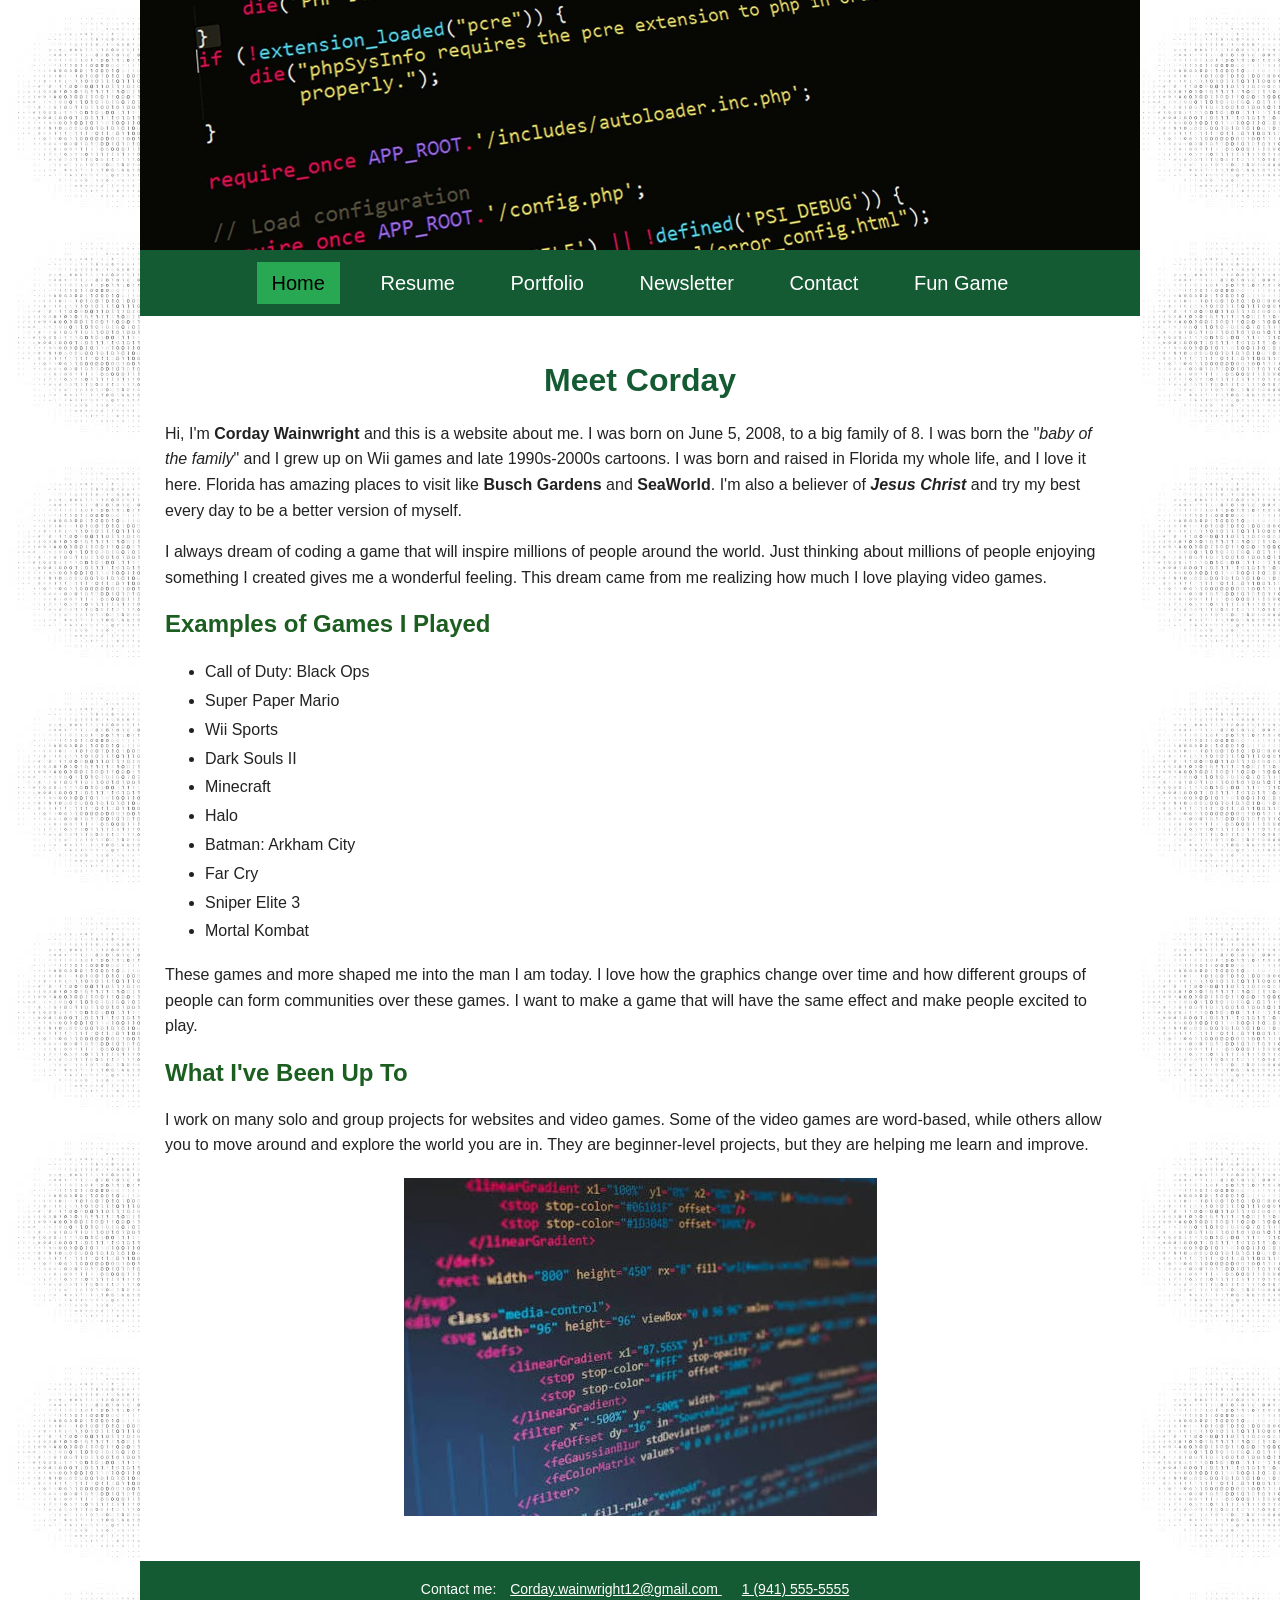
<file: index.html>
<!DOCTYPE html>
<html lang="en">

<head>
    <meta charset="utf-8">
    <title>About Corday Wainwright</title>
    <meta name="author" content="Corday Wainwright">
    <meta name="description" content="Learn about Corday Wainwright, his interests, video games, and web development projects.">
    <meta name="viewport" content="width=device-width, initial-scale=1.0">

    <link href="Untitled-1.css" rel="stylesheet" type="text/css">
</head>

<body>

    <header>
        <h1></h1>
        <p></p>
        <p></p>
        <p></p>
    </header>

    <nav>
        <ul>
            <li>
                <a href="index.html" class="selected">Home</a>
            </li>

            <li>
                <a href="resume.htm">Resume</a>
            </li>

            <li>
                <a href="portfolio.htm">Portfolio</a>
            </li>

            <li>
                <a href="newsletter.htm">Newsletter</a>
            </li>

            <li>
                <a href="contact.htm">Contact</a>
            </li>

            <li>
                <a href="https://pokerogue.net" target="_blank">Fun Game</a>
            </li>
        </ul>
    </nav>

    <main>

        <h1 id="hi">Meet Corday</h1>

        <p id="introduction">
            Hi, I'm <b>Corday Wainwright</b> and this is a website about me.
            I was born on June 5, 2008, to a big family of 8. I was born the
            "<i>baby of the family</i>" and I grew up on Wii games and late
            1990s-2000s cartoons. I was born and raised in Florida my whole
            life, and I love it here. Florida has amazing places to visit like
            <b>Busch Gardens</b> and <b>SeaWorld</b>. I'm also a believer of
            <b><i>Jesus Christ</i></b> and try my best every day to be a better
            version of myself.
        </p>

        <p>
            I always dream of coding a game that will inspire millions of
            people around the world. Just thinking about millions of people
            enjoying something I created gives me a wonderful feeling. This
            dream came from me realizing how much I love playing video games.
        </p>

        <h2>Examples of Games I Played</h2>

        <ul>
            <li>Call of Duty: Black Ops</li>
            <li>Super Paper Mario</li>
            <li>Wii Sports</li>
            <li>Dark Souls II</li>
            <li>Minecraft</li>
            <li>Halo</li>
            <li>Batman: Arkham City</li>
            <li>Far Cry</li>
            <li>Sniper Elite 3</li>
            <li>Mortal Kombat</li>
        </ul>

        <p>
            These games and more shaped me into the man I am today. I love how
            the graphics change over time and how different groups of people
            can form communities over these games. I want to make a game that
            will have the same effect and make people excited to play.
        </p>

        <h2>What I've Been Up To</h2>

        <p>
            I work on many solo and group projects for websites and video
            games. Some of the video games are word-based, while others allow
            you to move around and explore the world you are in. They are
            beginner-level projects, but they are helping me learn and improve.
        </p>

        <img src="images/diffcodeimage.jpg" alt="Lines of computer code">

    </main>

    <footer>
        Contact me:
        <a href="mailto:Corday.wainwright12@gmail.com">
            Corday.wainwright12@gmail.com
        </a>

        <a href="tel:9415555555">
            1 (941) 555-5555
        </a>
    </footer>

</body>
</html>
</file>
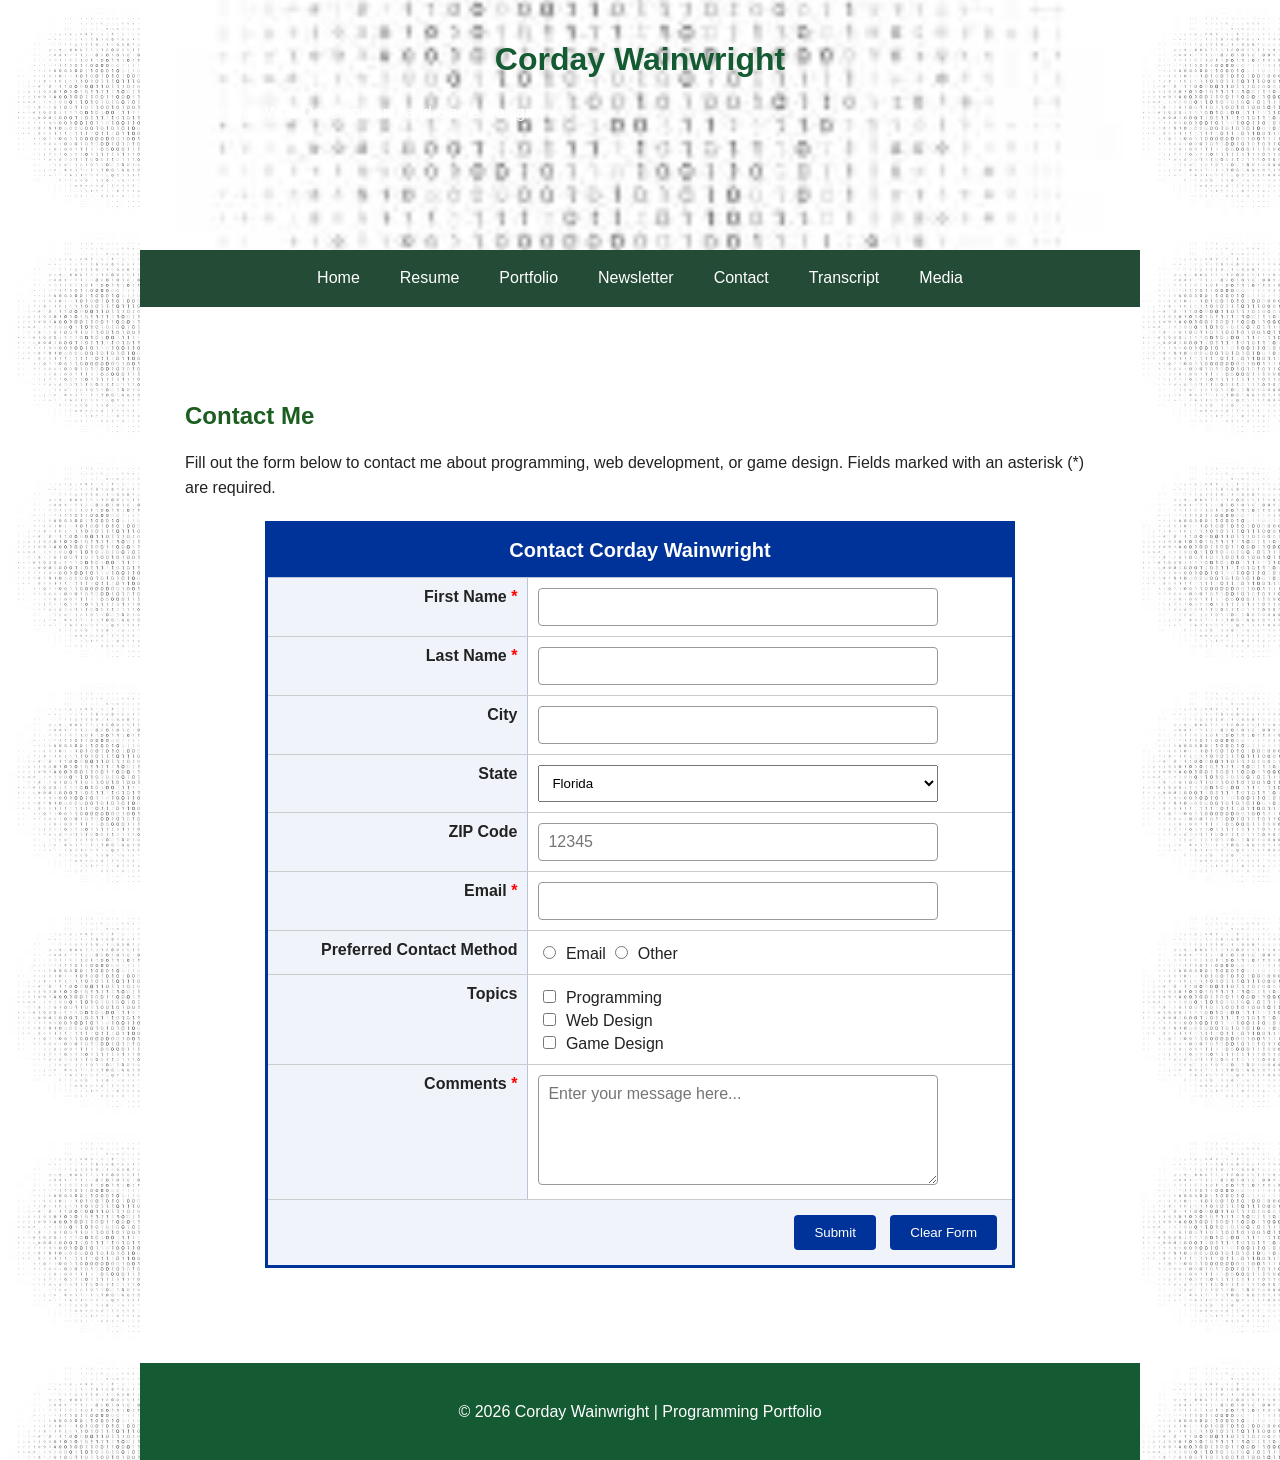
<file: contact.html>
<!DOCTYPE html>
<html lang="en">

<head>
    <meta charset="utf-8">
    <meta name="viewport" content="width=device-width, initial-scale=1">

    <title>Contact Corday Wainwright | Programming Portfolio</title>

    <meta name="author" content="Corday Wainwright">
    <meta name="description" content="Contact Corday Wainwright about programming, web development, game design, and other projects.">

    <link href="Corday.css" rel="stylesheet" type="text/css">
</head>

<body>
    <div id="wrapper">

        <!-- Website Header -->
        <header id="masthead">
            <h1>Corday Wainwright</h1>
            <p>Programming, Web Development, and Game Design</p>
        </header>

        <!-- Website Navigation -->
        <nav>
            <ul>
                <li><a href="index.html">Home</a></li>
                <li><a href="resume.html">Resume</a></li>
                <li><a href="portfolio.html">Portfolio</a></li>
                <li><a href="newsletter.html">Newsletter</a></li>
                <li><a href="contact.html">Contact</a></li>
                <li><a href="transcript.html">Transcript</a></li>
                <li><a href="media.html">Media</a></li>
            </ul>
        </nav>

        <main>
            <section>
                <h2>Contact Me</h2>

                <p>
                    Fill out the form below to contact me about
                    programming, web development, or game design.
                    Fields marked with an asterisk (*) are required.
                </p>

                <!-- Contact Form -->
                <form name="contactForm"
                    id="contactForm"
                    action="https://formsubmit.co/Corday.Wainwright12@gmail.com"
                    method="POST">

                    <!-- Email Settings -->
                    <input type="hidden" name="_subject"
                        value="New Message from Corday's Portfolio">

                    <input type="hidden" name="_template"
                        value="table">

                    <input type="hidden" name="_next"
                        value="https://cordayw.github.io/contactSent.html">

                    <!-- Spam Protection -->
                    <input type="text" name="_honey"
                        style="display:none">

                    <table class="contact-table">

                        <tr>
                            <th colspan="2">
                                Contact Corday Wainwright
                            </th>
                        </tr>

                        <!-- First Name -->
                        <tr>
                            <td class="form-label">
                                <label for="FirstName">
                                    First Name <span class="required">*</span>
                                </label>
                            </td>
                            <td>
                                <input type="text"
                                    name="FirstName"
                                    id="FirstName"
                                    required>
                            </td>
                        </tr>

                        <!-- Last Name -->
                        <tr>
                            <td class="form-label">
                                <label for="LastName">
                                    Last Name <span class="required">*</span>
                                </label>
                            </td>
                            <td>
                                <input type="text"
                                    name="LastName"
                                    id="LastName"
                                    required>
                            </td>
                        </tr>

                        <!-- City -->
                        <tr>
                            <td class="form-label">
                                <label for="City">City</label>
                            </td>
                            <td>
                                <input type="text"
                                    name="City"
                                    id="City">
                            </td>
                        </tr>

                        <!-- State Dropdown -->
                        <tr>
                            <td class="form-label">
                                <label for="State">State</label>
                            </td>
                            <td>
                                <select name="State" id="State">
                                    <option value="AL">Alabama</option>
                                    <option value="AK">Alaska</option>
                                    <option value="AZ">Arizona</option>
                                    <option value="AR">Arkansas</option>
                                    <option value="CA">California</option>
                                    <option value="CO">Colorado</option>
                                    <option value="CT">Connecticut</option>
                                    <option value="DE">Delaware</option>
                                    <option value="FL" selected>Florida</option>
                                    <option value="GA">Georgia</option>
                                    <option value="HI">Hawaii</option>
                                    <option value="ID">Idaho</option>
                                    <option value="IL">Illinois</option>
                                    <option value="IN">Indiana</option>
                                    <option value="IA">Iowa</option>
                                    <option value="KS">Kansas</option>
                                    <option value="KY">Kentucky</option>
                                    <option value="LA">Louisiana</option>
                                    <option value="ME">Maine</option>
                                    <option value="MD">Maryland</option>
                                    <option value="MA">Massachusetts</option>
                                    <option value="MI">Michigan</option>
                                    <option value="MN">Minnesota</option>
                                    <option value="MS">Mississippi</option>
                                    <option value="MO">Missouri</option>
                                    <option value="MT">Montana</option>
                                    <option value="NE">Nebraska</option>
                                    <option value="NV">Nevada</option>
                                    <option value="NH">New Hampshire</option>
                                    <option value="NJ">New Jersey</option>
                                    <option value="NM">New Mexico</option>
                                    <option value="NY">New York</option>
                                    <option value="NC">North Carolina</option>
                                    <option value="ND">North Dakota</option>
                                    <option value="OH">Ohio</option>
                                    <option value="OK">Oklahoma</option>
                                    <option value="OR">Oregon</option>
                                    <option value="PA">Pennsylvania</option>
                                    <option value="RI">Rhode Island</option>
                                    <option value="SC">South Carolina</option>
                                    <option value="SD">South Dakota</option>
                                    <option value="TN">Tennessee</option>
                                    <option value="TX">Texas</option>
                                    <option value="UT">Utah</option>
                                    <option value="VT">Vermont</option>
                                    <option value="VA">Virginia</option>
                                    <option value="WA">Washington</option>
                                    <option value="WV">West Virginia</option>
                                    <option value="WI">Wisconsin</option>
                                    <option value="WY">Wyoming</option>
                                </select>
                            </td>
                        </tr>

                        <!-- ZIP Code -->
                        <tr>
                            <td class="form-label">
                                <label for="ZIP">ZIP Code</label>
                            </td>
                            <td>
                                <input type="text"
                                    name="ZIP"
                                    id="ZIP"
                                    inputmode="numeric"
                                    pattern="[0-9]{5}"
                                    maxlength="5"
                                    placeholder="12345"
                                    title="Enter a five-digit ZIP code">
                            </td>
                        </tr>

                        <!-- Email -->
                        <tr>
                            <td class="form-label">
                                <label for="Email">
                                    Email <span class="required">*</span>
                                </label>
                            </td>
                            <td>
                                <input type="email"
                                    name="Email"
                                    id="Email"
                                    required>
                            </td>
                        </tr>

                        <!-- Preferred Contact Method -->
                        <tr>
                            <td class="form-label">
                                Preferred Contact Method
                            </td>
                            <td>
                                <input type="radio"
                                    name="ContactMethod"
                                    id="EmailContact"
                                    value="Email">

                                <label for="EmailContact">Email</label>

                                <input type="radio"
                                    name="ContactMethod"
                                    id="OtherContact"
                                    value="Other">

                                <label for="OtherContact">Other</label>
                            </td>
                        </tr>

                        <!-- Topics Checkboxes -->
                        <tr>
                            <td class="form-label">
                                Topics
                            </td>
                            <td>
                                <input type="checkbox"
                                    name="Topics[]"
                                    id="Programming"
                                    value="Programming">

                                <label for="Programming">Programming</label>

                                <br>

                                <input type="checkbox"
                                    name="Topics[]"
                                    id="WebDesign"
                                    value="Web Design">

                                <label for="WebDesign">Web Design</label>

                                <br>

                                <input type="checkbox"
                                    name="Topics[]"
                                    id="GameDesign"
                                    value="Game Design">

                                <label for="GameDesign">Game Design</label>
                            </td>
                        </tr>

                        <!-- Required Comments -->
                        <tr>
                            <td class="form-label">
                                <label for="Comments">
                                    Comments <span class="required">*</span>
                                </label>
                            </td>
                            <td>
                                <textarea name="Comments"
                                    id="Comments"
                                    rows="5"
                                    cols="40"
                                    placeholder="Enter your message here..."
                                    required></textarea>
                            </td>
                        </tr>

                        <!-- Submit and Reset -->
                        <tr>
                            <td colspan="2" class="form-buttons">
                                <button type="submit">Submit</button>
                                <button type="reset">Clear Form</button>
                            </td>
                        </tr>

                    </table>
                </form>
            </section>
        </main>

        <!-- Website Footer -->
        <footer>
            <p>&copy; 2026 Corday Wainwright | Programming Portfolio</p>
        </footer>

    </div> <!-- close wrapper -->

</body>
</html>
</file>
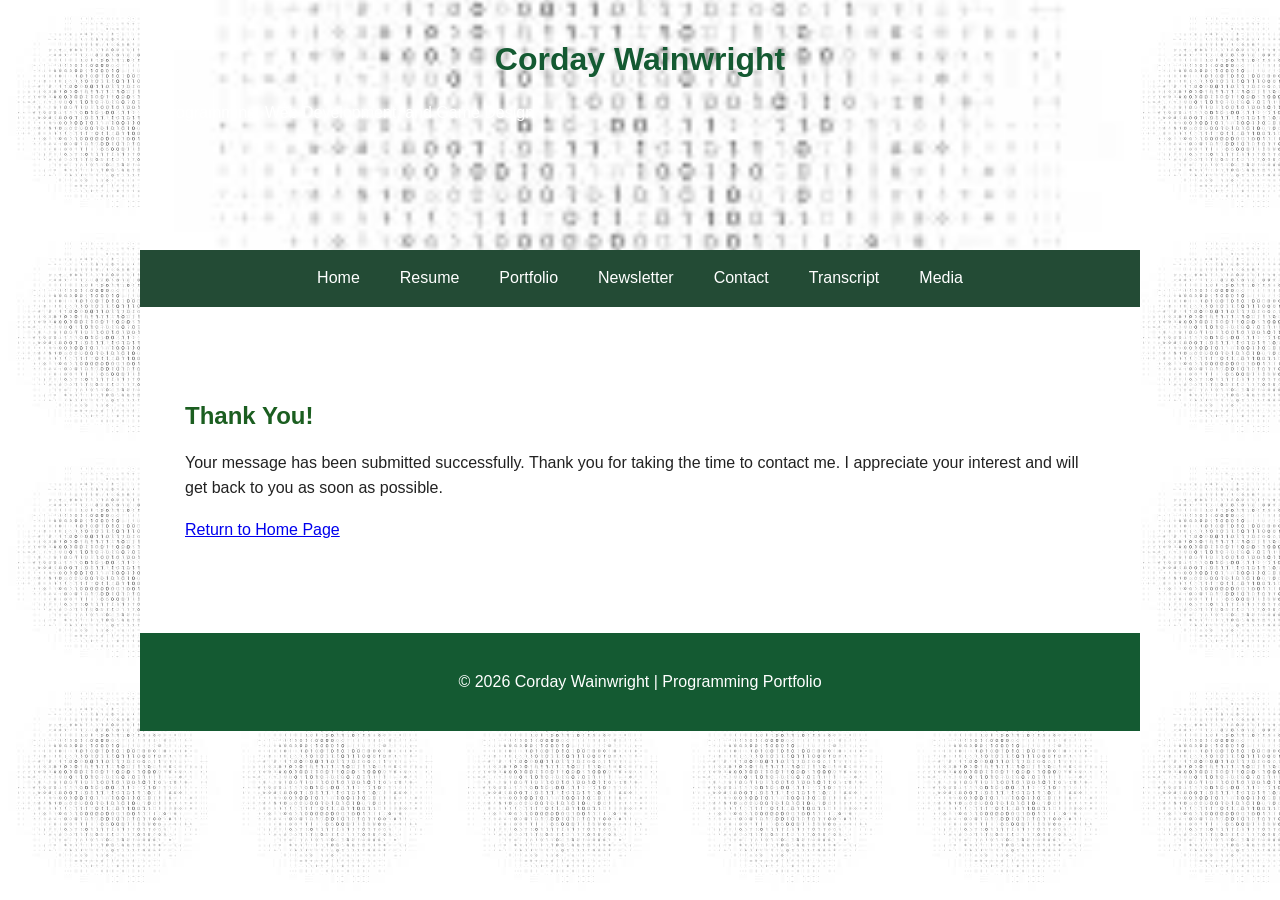
<file: contactSent.html>
<!DOCTYPE html>
<html lang="en">

<head>
    <meta charset="utf-8">
    <meta name="viewport" content="width=device-width, initial-scale=1">

    <title>Message Sent | Corday Wainwright</title>

    <meta name="author" content="Corday Wainwright">
    <meta name="description" content="Thank you for contacting Corday Wainwright. Your message has been submitted.">

    <link href="Corday.css" rel="stylesheet" type="text/css">
</head>

<body>
    <div id="wrapper">

        <header id="masthead">
            <h1>Corday Wainwright</h1>
            <p>Programming, Web Development, and Game Design</p>
        </header>

        <nav>
            <ul>
                <li><a href="index.html">Home</a></li>
                <li><a href="resume.html">Resume</a></li>
                <li><a href="portfolio.html">Portfolio</a></li>
                <li><a href="newsletter.html">Newsletter</a></li>
                <li><a href="contact.html">Contact</a></li>
                <li><a href="transcript.html">Transcript</a></li>
                <li><a href="media.html">Media</a></li>
            </ul>
        </nav>

        <main>
            <section>
                <h2>Thank You!</h2>

                <p>
                    Your message has been submitted successfully.
                    Thank you for taking the time to contact me.
                    I appreciate your interest and will get back
                    to you as soon as possible.
                </p>

                <p>
                    <a href="index.html">Return to Home Page</a>
                </p>
            </section>
        </main>

        <footer>
            <p>&copy; 2026 Corday Wainwright | Programming Portfolio</p>
        </footer>

    </div> <!-- close wrapper -->
</body>
</html>
</file>
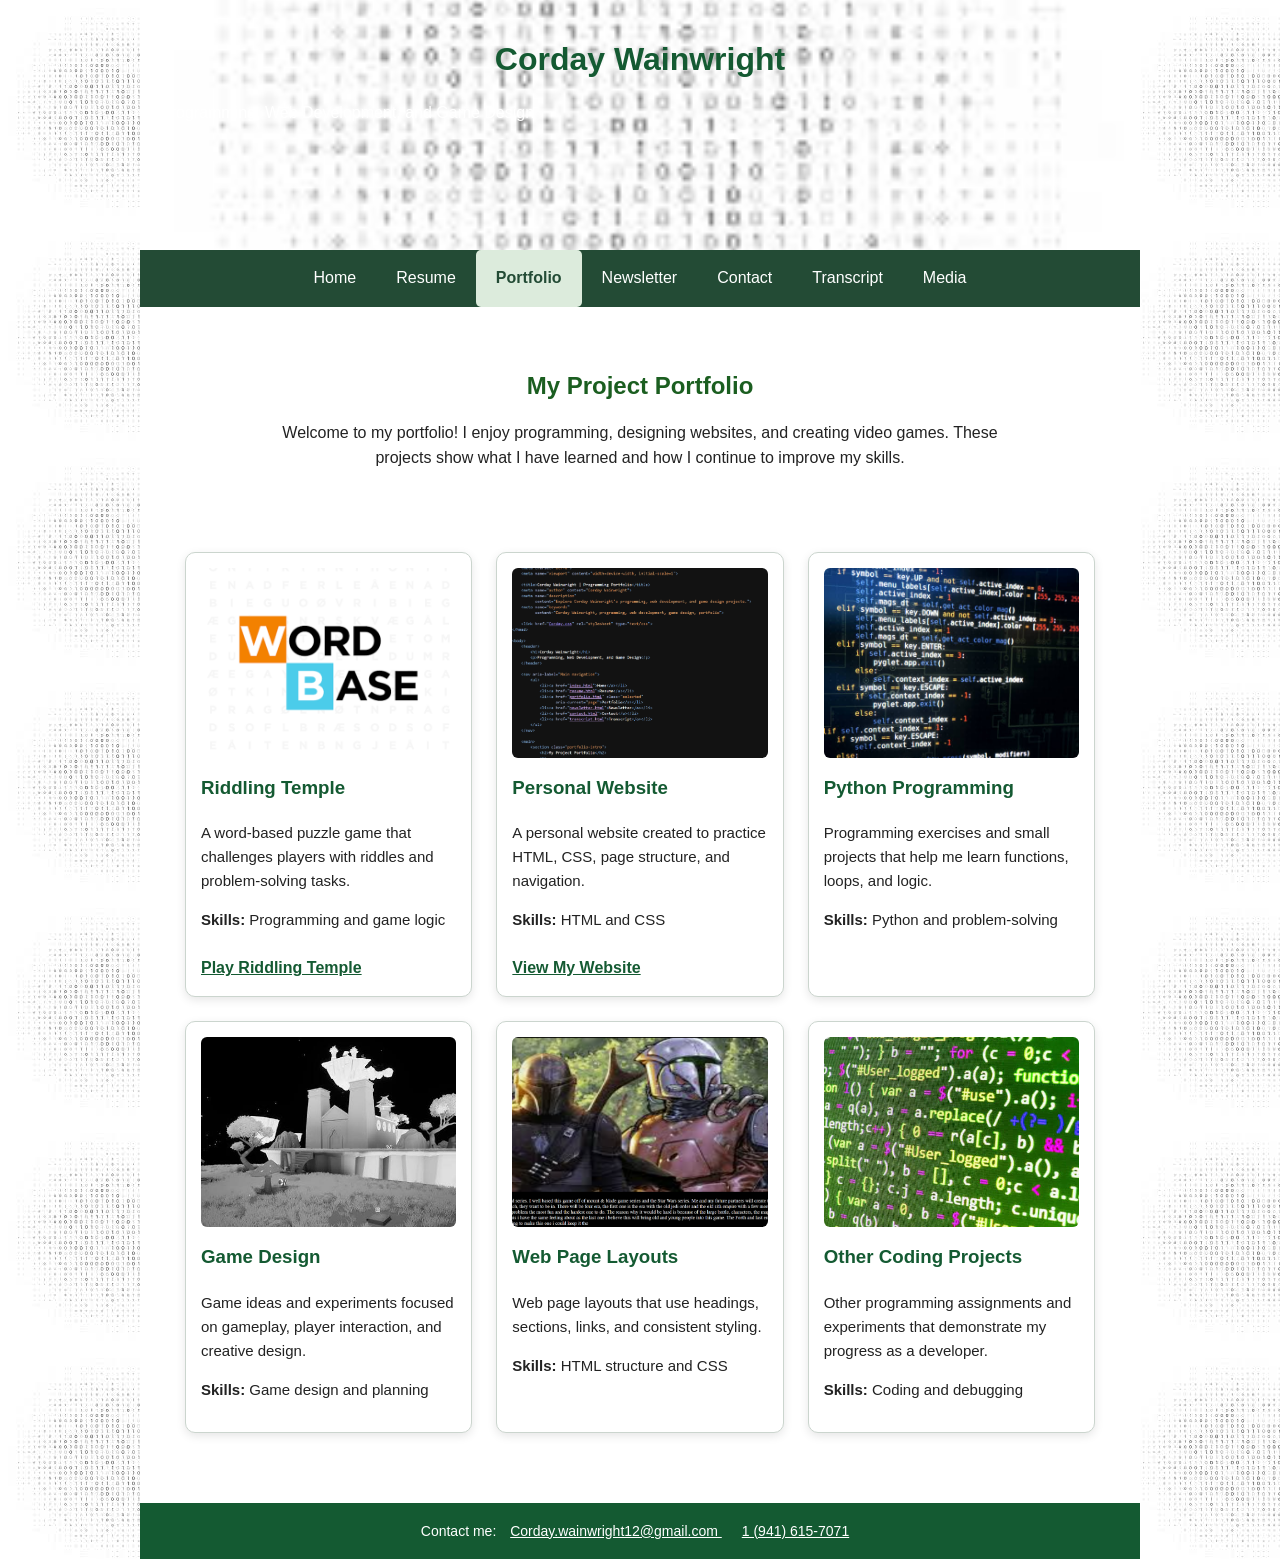
<file: portfolio.html>
<!DOCTYPE html> 
<html lang="en">
<head>
    <meta charset="utf-8">
    <meta name="viewport" content="width=device-width, initial-scale=1">

    <title>Corday Wainwright | Programming Portfolio</title>
    <meta name="author" content="Corday Wainwright">
    <meta name="description"
          content="Explore Corday Wainwright's programming, web development, and game design projects.">
    <meta name="keywords"
          content="Corday Wainwright, programming, web development, game design, portfolio">

    <link href="Corday.css" rel="stylesheet" type="text/css">
</head>

<body>
    <header>
        <h1>Corday Wainwright</h1>
        <p>Programming, Web Development, and Game Design</p>
    </header>

    <nav aria-label="Main navigation">
        <ul>
            <li><a href="index.html">Home</a></li>
            <li><a href="resume.html">Resume</a></li>
            <li><a href="portfolio.html" class="selected"
                   aria-current="page">Portfolio</a></li>
            <li><a href="newsletter.html">Newsletter</a></li>
            <li><a href="contact.html">Contact</a></li>
            <li><a href="transcript.html">Transcript</a></li>
            <li><a href="media.html"> Media </a></li>
        </ul>
    </nav>

    <main>
        <section class="portfolio-intro">
            <h2>My Project Portfolio</h2>
            <p>
                Welcome to my portfolio! I enjoy programming, designing
                websites, and creating video games. These projects show
                what I have learned and how I continue to improve my skills.
            </p>
        </section>

        <section id="figureContainer" aria-label="Featured projects">

            <figure class="project-card">
                <img src="riddle.png"
                     alt="Screenshot of the Riddling Temple puzzle game"
                     loading="lazy">
                <figcaption>
                    <h3>Riddling Temple</h3>
                    <p>
                        A word-based puzzle game that challenges players
                        with riddles and problem-solving tasks.
                    </p>
                    <p><strong>Skills:</strong> Programming and game logic</p>
                    <a href="https://codehs.com/sandbox/chillgengar/riddling-temple/run"
                       target="_blank" rel="noopener noreferrer">
                        Play Riddling Temple
                    </a>
                </figcaption>
            </figure>

            <figure class="project-card">
                <img src="web.png"
                     alt="Screenshot of my website development project"
                     loading="lazy">
                <figcaption>
                    <h3>Personal Website</h3>
                    <p>
                        A personal website created to practice HTML,
                        CSS, page structure, and navigation.
                    </p>
                    <p><strong>Skills:</strong> HTML and CSS</p>
                    <a href="index.html">View My Website</a>
                </figcaption>
            </figure>

            <figure class="project-card">
                <img src="pro.jpg"
                     alt="Screenshot of a Python programming project"
                     loading="lazy">
                <figcaption>
                    <h3>Python Programming</h3>
                    <p>
                        Programming exercises and small projects
                        that help me learn functions, loops, and logic.
                    </p>
                    <p><strong>Skills:</strong> Python and problem-solving</p>
                </figcaption>
            </figure>

            <figure class="project-card">
                <img src="GD.jpg"
                     alt="Screenshot of a video game design project"
                     loading="lazy">
                <figcaption>
                    <h3>Game Design</h3>
                    <p>
                        Game ideas and experiments focused on gameplay,
                        player interaction, and creative design.
                    </p>
                    <p><strong>Skills:</strong> Game design and planning</p>
                </figcaption>
            </figure>

            <figure class="project-card">
                <img src="webs.png"
                     alt="Screenshot of a web page layout I created"
                     loading="lazy">
                <figcaption>
                    <h3>Web Page Layouts</h3>
                    <p>
                        Web page layouts that use headings, sections,
                        links, and consistent styling.
                    </p>
                    <p><strong>Skills:</strong> HTML structure and CSS</p>
                </figcaption>
            </figure>

            <figure class="project-card">
                <img src="other.jpg"
                     alt="Screenshot of another coding project"
                     loading="lazy">
                <figcaption>
                    <h3>Other Coding Projects</h3>
                    <p>
                        Other programming assignments and experiments
                        that demonstrate my progress as a developer.
                    </p>
                    <p><strong>Skills:</strong> Coding and debugging</p>
                </figcaption>
            </figure>

        </section>
    </main>

    <footer>
        Contact me:
        <a href="mailto:Corday.wainwright12@gmail.com">
            Corday.wainwright12@gmail.com
        </a>

        <a href="tel:9415555555">
            1 (941) 615-7071
        </a>
    </footer>
</body>
</html>
</file>
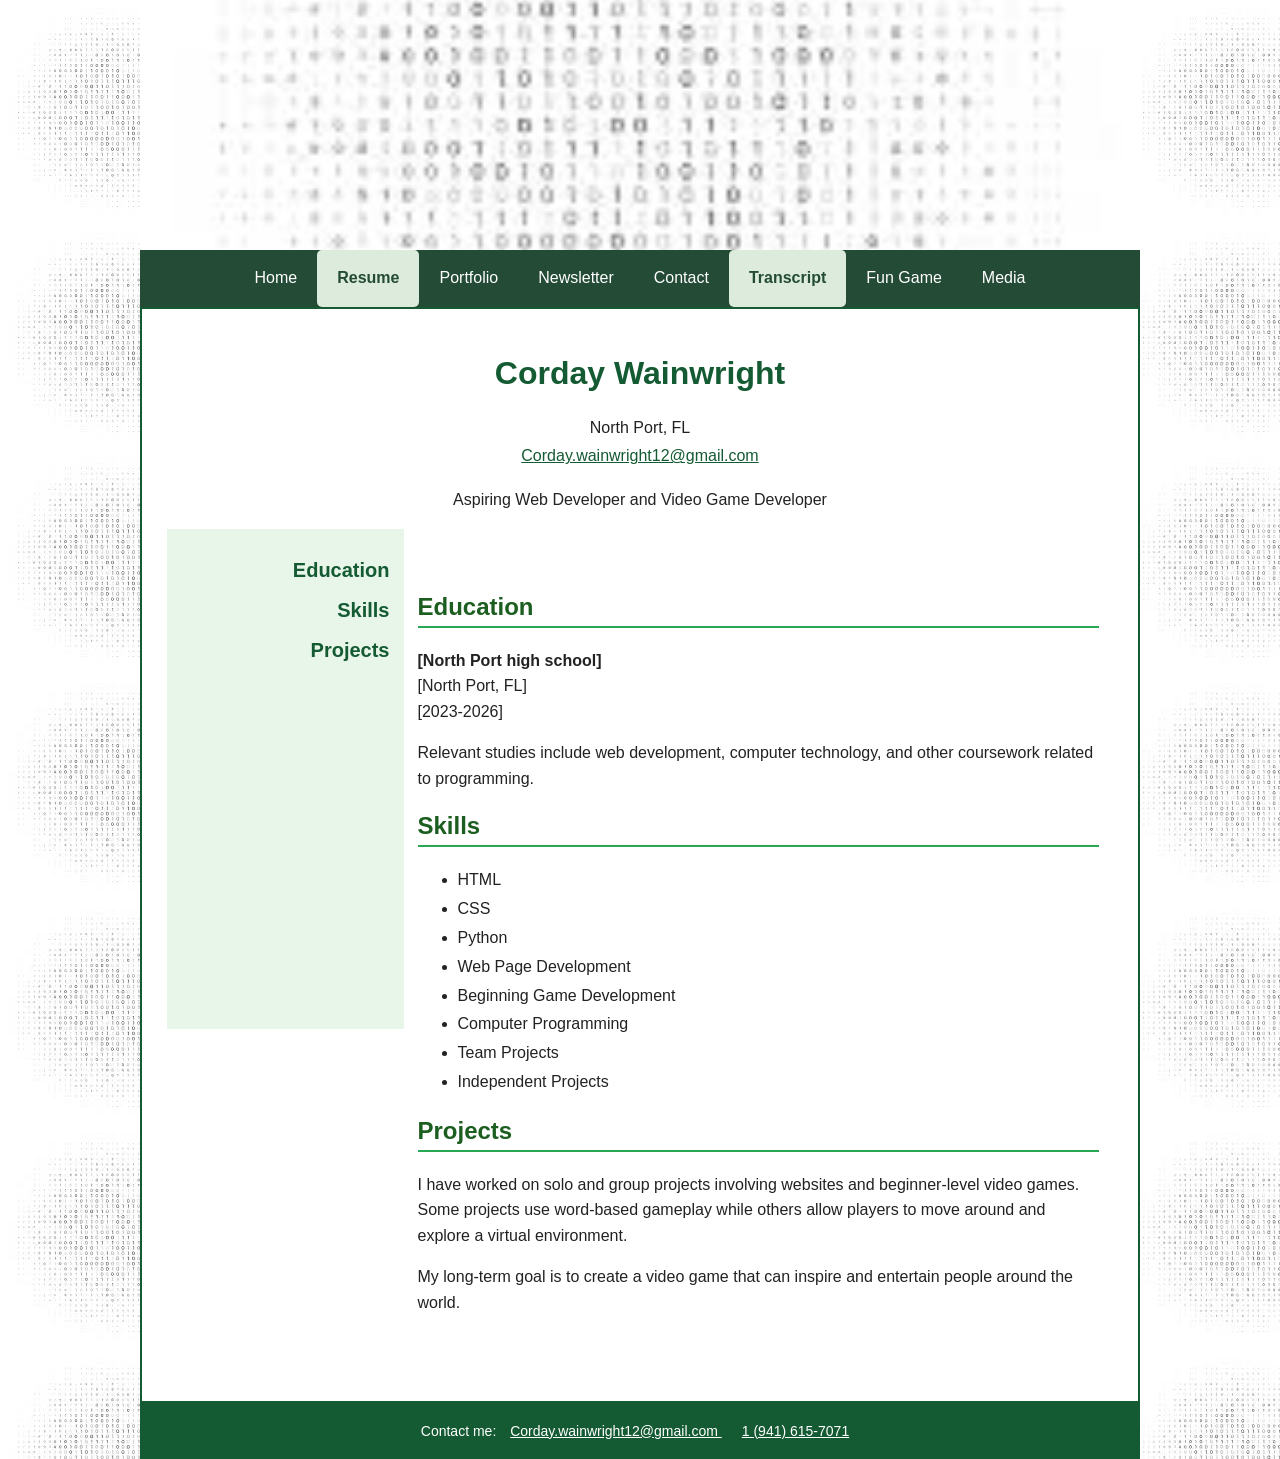
<file: resume.html>
<html lang="en">

<head>
    <meta charset="utf-8">

    <title>Corday Wainwright Resume</title>

    <meta name="author" content="Corday Wainwright">

    <meta name="description"
        content="Resume for Corday Wainwright including education, skills, projects.">

    <meta name="viewport"
        content="width=device-width, initial-scale=1.0">

    <link href="Corday.css" rel="stylesheet" type="text/css">
</head>

<body>

    <header>
        <h1></h1>
        <p></p>
        <p></p>
        <p></p>
    </header>

    <nav>
        <ul>
            <li>
                <a href="index.html">Home</a>
            </li>

            <li>
                <a href="resume.html" class="selected">Resume</a>
            </li>

            <li>
                <a href="portfolio.html">Portfolio</a>
            </li>

            <li>
                <a href="newsletter.html">Newsletter</a>
            </li>

            <li>
                <a href="contact.html">Contact</a>
            </li>
            <li>
                <a href="transcript.html" class="selected">Transcript</a>
            </li>


            <li>
                <a href="https://pokerogue.net" target="_blank">Fun Game</a>
            </li>
            <li> <a href="media.html">Media</a>
            </li>
        </ul>
    </nav>

    <main class="resume-main">

        <h1>Corday Wainwright</h1>

        <address>
            North Port, FL<br>
            <a href="mailto:Corday.wainwright12@gmail.com">
                Corday.wainwright12@gmail.com
            </a>
        </address>

        <p style="text-align: center;">
            Aspiring Web Developer and Video Game Developer
        </p>

        <aside class="resume-aside">

            <h2>Education</h2>

            <h2>Skills</h2>

            <h2>Projects</h2>


        </aside>

        <section class="resume-section">

            <h2>Education</h2>

            <p>
                <b>[North Port high school]</b><br>
                [North Port, FL]<br>
                [2023-2026]
            </p>

            <p>
                Relevant studies include web development, computer technology,
                and other coursework related to programming.
            </p>

           



            <h2>Skills</h2>

            <ul>
                <li>HTML</li>
                <li>CSS</li>
                <li>Python</li>
                <li>Web Page Development</li>
                <li>Beginning Game Development</li>
                <li>Computer Programming</li>
                <li>Team Projects</li>
                <li>Independent Projects</li>
            </ul>

            <h2>Projects</h2>

            <p>
                I have worked on solo and group projects involving websites
                and beginner-level video games. Some projects use word-based
                gameplay while others allow players to move around and explore
                a virtual environment.
            </p>

            <p>
                My long-term goal is to create a video game that can inspire
                and entertain people around the world.
            </p>


        </section>

        <div class="clearfix"></div>

    </main>

    <footer>
        Contact me:

        <a href="mailto:Corday.wainwright12@gmail.com">
            Corday.wainwright12@gmail.com
        </a>

        <a href="tel:9415555555">
            1 (941) 615-7071
        </a>
    </footer>

</body>
</html>
</file>
<file: Untitled-1.css>
*{
box-sizing: border-box;
}

body {
max-width: 1000px;
margin: auto;
background-color: #dff5e5;
background-image: url(images/bbg.jpg);
font-family: Arial, Helvetica, sans-serif;
}

header {
min-height: 250px;
background-color: rgb(40, 168, 83);
background-image: url(images/pexels.jpg);
background-size: cover;
background-position: center;
color: white;
padding: 20px;
}

header h1 {
color: white;
text-align: left;
margin-top: 20px;
}

header p {
font-size: 18px;
}

nav {
text-align: center;
padding: 15px;
background-color: #145a32;
font-size: 20px;
}

nav ul {
margin: 0;
padding: 0;
list-style: none;
}

nav li {
display: inline;
padding: 0 10px;
}

nav a {
color: white;
text-decoration: none;
padding: 10px 15px;
}

nav a:hover {
background-color: #28a853;
color: black;
}

nav a.selected {
background-color: #28a853;
color: black;
}

main {
background-color: white;
color: #222;
padding: 25px;
overflow: auto;
}

h1 {
color: #145a32;
font-family: Arial, Helvetica, sans-serif;
text-align: center;
}

h2 {
color: #1b5e20;
font-family: Arial, Helvetica, sans-serif;
}

p {
font-size: 16px;
line-height: 1.6;
}

img {
max-width: 100%;
height: auto;
display: block;
margin: 20px auto;
}

ul {
line-height: 1.8;
}

abbr {
color: #145a32;
font-weight: bold;
text-decoration: underline dotted;
}

address {
font-style: normal;
line-height: 1.8;
text-align: center;
margin-bottom: 25px;
}

address a {
color: #145a32;
}

footer {
color: white;
background-color: #145a32;
font-size: 14px;
padding: 20px;
text-align: center;
}

footer a {
color: white;
margin: 0 10px;
}

/* Resume two-column layout */

.resume-main {
border: 2px solid #145a32;
padding: 0;
}

.resume-aside {
width: 25%;
float: left;
padding: 14px;
text-align: right;
background-color: #e8f5e9;
min-height: 700px;
}

.resume-section {
width: 75%;
float: left;
padding: 14px;
background-color: white;
}

.resume-aside h2 {
color: #145a32;
font-size: 20px;
margin-bottom: 100px;
}

.resume-section h2 {
border-bottom: 2px solid #28a853;
padding-bottom: 5px;
}

.resume-section h1 {
margin-top: 0;
}

.clearfix {
clear: both;
}
</file>
<file: Corday.css>
* {
    box-sizing: border-box;
}

body {
    max-width: 1000px;
    margin: auto;
    background-color: #dff5e5;
    background-image: url(images/bbg.jpg);
    font-family: Arial, Helvetica, sans-serif;
}

header {
    height: 250px;
    background-color: rgb(40, 168, 83);
    background-image: url(images/pexels.jpg);
    background-size: cover;
    background-position: center;
    color: white;
    padding: 20px;
}
nav {
    display: block;
    width: 100%;
    margin: 0;
    padding: 0;
    background-color: #234b35;
    font-family: Arial, Helvetica, sans-serif;
}

nav ul {
    display: flex;
    flex-wrap: wrap;
    justify-content: center;
    align-items: center;
    gap: 0;
    list-style: none;
    margin: 0;
    padding: 0;
}

nav ul li {
    display: block;
    margin: 0;
    padding: 0;
}

nav ul li a {
    display: block;
    padding: 14px 20px;
    color: #ffffff;
    font-size: 16px;
    text-decoration: none;
    text-align: center;
    transition: background-color 0.2s ease;
}

nav ul li a:hover,
nav ul li a:focus-visible {
    background-color: #3d7653;
    color: #ffffff;
    text-decoration: underline;
}

/* Highlight the current page */
nav ul li a.selected,
nav ul li a[aria-current="page"] {
    background-color: #dcebdc;
    color: #234b35;
    font-weight: bold;
}

/* Keyboard accessibility */
nav ul li a:focus-visible {
    outline: 3px solid #f4d35e;
    outline-offset: -3px;
}

/* Mobile navigation */
@media screen and (max-width: 600px) {
    nav ul {
        flex-direction: column;
        align-items: stretch;
    }

    nav ul li {
        width: 100%;
    }

    nav ul li a {
        padding: 12px 16px;
        text-align: center;
        border-bottom: 1px solid rgba(255, 255, 255, 0.2);
    }
}


main {
    background-color: white;
    color: #222;
    padding: 25px;
    overflow: auto;
}

h1 {
    color: #145a32;
    font-family: Arial, Helvetica, sans-serif;
    text-align: center;
}

h2 {
    color: #1b5e20;
    font-family: Arial, Helvetica, sans-serif;
}

p {
    font-size: 16px;
    line-height: 1.6;
}

img {
    max-width: 100%;
    height: auto;
    display: block;
    margin: 20px auto;
}

ul {
    line-height: 1.8;
}

abbr {
    color: #145a32;
    font-weight: bold;
    text-decoration: underline dotted;
}

address {
    font-style: normal;
    line-height: 1.8;
    text-align: center;
}

address a {
    color: #145a32;
}

footer {
    color: white;
    background-color: #145a32;
    font-size: 14px;
    padding: 20px;
    text-align: center;
}

footer a {
    color: white;
    margin: 0 10px;
}

/* Resume two-column layout */

.resume-main {
    border: 2px solid #145a32;
}

.resume-aside {
    width: 25%;
    float: left;
    padding: 14px;
    text-align: right;
    background-color: #e8f5e9;
    min-height: 500px;
}

.resume-section {
    width: 75%;
    float: left;
    padding: 14px;
}

.resume-aside h2 {
    color: #145a32;
    font-size: 20px;
}

.resume-section h2 {
    border-bottom: 2px solid #28a853;
    padding-bottom: 5px;
}

.clearfix {
    clear: both;
}

/* Portfolio layout and responsive project cards */

#figureContainer {
    display: grid;
    grid-template-columns: repeat(3, minmax(0, 1fr));
    gap: 24px;
    width: 100%;
    margin: 25px auto;
    align-items: stretch;
}

#figureContainer .project-card {
    width: 100%;
    min-width: 0;
    margin: 0;
    padding: 15px;
    display: flex;
    flex-direction: column;
    background-color: #ffffff;
    border: 1px solid #cbd5ce;
    border-radius: 10px;
    box-shadow: 0 3px 10px rgba(0, 0, 0, 0.10);
    overflow-wrap: anywhere;
}

#figureContainer .project-card img {
    display: block;
    width: 100%;
    height: 190px;
    object-fit: cover;
    margin: 0 0 15px;
    border-radius: 6px;
}

#figureContainer .project-card figcaption {
    flex: 1;
    line-height: 1.6;
}

#figureContainer .project-card h3 {
    color: #145a32;
    margin-top: 0;
}

#figureContainer .project-card p {
    font-size: 15px;
}

#figureContainer .project-card a {
    display: inline-block;
    margin-top: 8px;
    color: #145a32;
    font-weight: bold;
    text-decoration: underline;
}

#figureContainer .project-card a:hover {
    color: #218838;
}

.portfolio-intro {
    max-width: 800px;
    margin: 0 auto;
    text-align: center;
}

/* Tablet: display two complete columns */
@media screen and (max-width: 900px) {
    #figureContainer {
        grid-template-columns: repeat(2, minmax(0, 1fr));
    }
}

/* Phones: display one complete column */
@media screen and (max-width: 600px) {
    main {
        padding: 15px;
    }

    #figureContainer {
        grid-template-columns: minmax(0, 1fr);
        gap: 18px;
    }

    #figureContainer .project-card img {
        height: auto;
        aspect-ratio: 16 / 9;
        object-fit: cover;
    }

    nav li {
        display: inline-block;
        margin: 5px 0;
    }

    nav a {
        display: inline-block;
        padding: 8px;
    }

    header {
        min-height: 180px;
        padding: 20px;
    }
}

/* Use the existing repository background image for the banner */
header {
    background-image: url("bbg.jpg");
    background-position: center;
    background-size: cover;
    background-repeat: no-repeat;
}

/* Newsletter page */

.newsletter {
    padding: 20px;
}

.newsletter h2 {
    color: #174a75;
    font-family: Arial, Helvetica, sans-serif;
    margin-top: 25px;
}

.newsletter .byline {
    color: #555555;
    font-style: italic;
    margin-bottom: 20px;
}

.newsletter-divider {
    width: 80%;
    border: 0;
    border-top: 4px solid #2879a8;
    border-radius: 4px;
    margin: 20px auto;
}

/* Special information banner */

.infobar {
    background-color: #174a75;
    color: #ffffff;
    padding: 14px;
    margin: 25px 0;
    text-align: center;
    font-weight: bold;
    letter-spacing: 1px;
}

/* Newsletter paragraphs */

.newsletter blockquote {
    text-align: justify;
    line-height: 1.8;
    margin: 25px 30px;
    padding: 0;
    color: #333333;
}

/* Enlarge the first letter of each blockquote */

.newsletter blockquote:first-letter {
    font-size: 1.8em;
    font-weight: bold;
    color: #174a75;
}

/* Bordered newsletter feature box */

.newsletter .box {
    border: 2px solid #2879a8;
    border-radius: 10px;
    padding: 20px;
    margin: 30px 0;
    background-color: #f4f8fc;
}

/* List with a relevant image bullet */

.developer-list {
    list-style-image: url("images/Point.gif");
    line-height: 2;
    padding-left: 35px;
}

/* Newsletter image */

.newsletter-image {
    margin: 25px auto;
    text-align: center;
}

.newsletter-image img {
    display: block;
    max-width: 100%;
    width: 500px;
    height: auto;
    margin: 0 auto;
    border-radius: 10px;
    box-shadow: 0 4px 12px rgba(0, 0, 0, 0.2);
}

.newsletter-image figcaption {
    margin-top: 10px;
    font-style: italic;
    color: #555555;
}

.newsletter-closing {
    margin: 30px 0;
    line-height: 1.8;
}

/* Navigation rollover and selected-page effects */

nav a {
    display: inline-block;
    padding: 10px 14px;
    color: #174a75;
    text-decoration: none;
    border-radius: 5px;
    transition: background-color 0.3s ease, color 0.3s ease;
}

nav a:hover {
    background-color: #174a75;
    color: #ffffff;
}

nav a.selected {
    background-color: #dceaf5;
    color: #174a75;
    font-weight: bold;
}

/* Responsive layout for smaller screens */

@media screen and (max-width: 700px) {
    .newsletter {
        padding: 12px;
    }

    .newsletter blockquote {
        margin: 20px 5px;
    }

    .infobar {
        line-height: 1.6;
    }

    nav li {
        display: inline-block;
    }
}

/* Contact page table */
.contact-table {
    width: 100%;
    max-width: 750px;
    margin: 25px auto;
    border: 3px solid #003399;
    border-collapse: collapse;
    background-color: #ffffff;
    color: #222222;
}

.contact-table th {
    padding: 16px;
    text-align: center;
    background-color: #003399;
    color: #ffffff;
    font-size: 1.25rem;
}

.contact-table td {
    padding: 12px;
    border: 1px solid #b8c5d9;
}

.contact-table td:first-child {
    width: 35%;
    text-align: right;
    font-weight: bold;
    background-color: #f0f4fa;
}

.contact-table input[type="text"],
.contact-table input[type="email"],
.contact-table textarea {
    box-sizing: border-box;
    width: 100%;
    max-width: 100%;
    padding: 9px;
    border: 1px solid #999999;
    border-radius: 4px;
    font: inherit;
}

.contact-table input[type="radio"],
.contact-table input[type="checkbox"] {
    margin: 5px;
}

.required {
    color: #c00000;
    font-weight: bold;
}

.contact-table .form-buttons {
    text-align: center;
    background-color: #f0f4fa;
}

.form-buttons button {
    margin: 5px;
    padding: 10px 18px;
    border: none;
    border-radius: 4px;
    background-color: #003399;
    color: #ffffff;
    cursor: pointer;
}

.form-buttons button: hover {
    background-color: #002266;
}

@media (max-width: 600px) {
    .contact-table td {
        padding: 8px;
    }

    .contact-table td:first-child {
        width: 40%;
    }
}

/* Contact Form */

.contact-table {
    width: 100%;
    max-width: 750px;
    margin: 20px auto;
    border-collapse: collapse;
}

.contact-table th {
    padding: 15px;
    text-align: center;
}

.contact-table td {
    padding: 10px;
    border-bottom: 1px solid #ccc;
}

.contact-table .form-label {
    width: 30%;
    text-align: right;
    vertical-align: top;
    font-weight: bold;
}

.contact-table input[type="text"],
.contact-table input[type="email"],
.contact-table select,
.contact-table textarea {
    width: 90%;
    max-width: 400px;
    padding: 9px;
    box-sizing: border-box;
}

.contact-table textarea {
    resize: vertical;
}

.required {
    color: red;
    font-weight: bold;
}

.form-buttons {
    text-align: center;
    padding: 15px;
}

.form-buttons button {
    padding: 10px 20px;
    margin: 5px;
    cursor: pointer;
}

/* MEDIA PAGE */

main section {
    margin: 30px 0;
    padding: 20px;
    border-radius: 10px;
}

.media-image {
    display: block;
    max-width: 100%;
    height: auto;
    margin: 20px auto;
    border-radius: 8px;
}

audio {
    width: 100%;
    margin: 15px 0;
}

video {
    max-width: 700px;
    height: auto;
    display: block;
    margin: 20px auto;
}

iframe {
    max-width: 100%;
    border: none;
    border-radius: 8px;
}

.slideshow {
    max-width: 650px;
    margin: 20px auto;
    text-align: center;
}

.slide {
    display: none;
    width: 100%;
    height: auto;
    border-radius: 10px;
}

.slide-controls {
    margin: 15px;
}

.slide-controls button {
    padding: 10px 20px;
    margin: 5px;
    cursor: pointer;
    border: none;
    border-radius: 5px;
}

.image-stack {
    position: relative;
    width: 100%;
    max-width: 450px;
    height: 300px;
    margin: 30px auto;
}

.image-stack img {
    position: absolute;
    width: 65%;
    border-radius: 10px;
    box-shadow: 0 4px 12px rgba(0,0,0,0.3);
}

.stack-back {
    top: 0;
    left: 0;
    z-index: 1;
}

.stack-front {
    bottom: 0;
    right: 0;
    z-index: 2;
}
</file>
